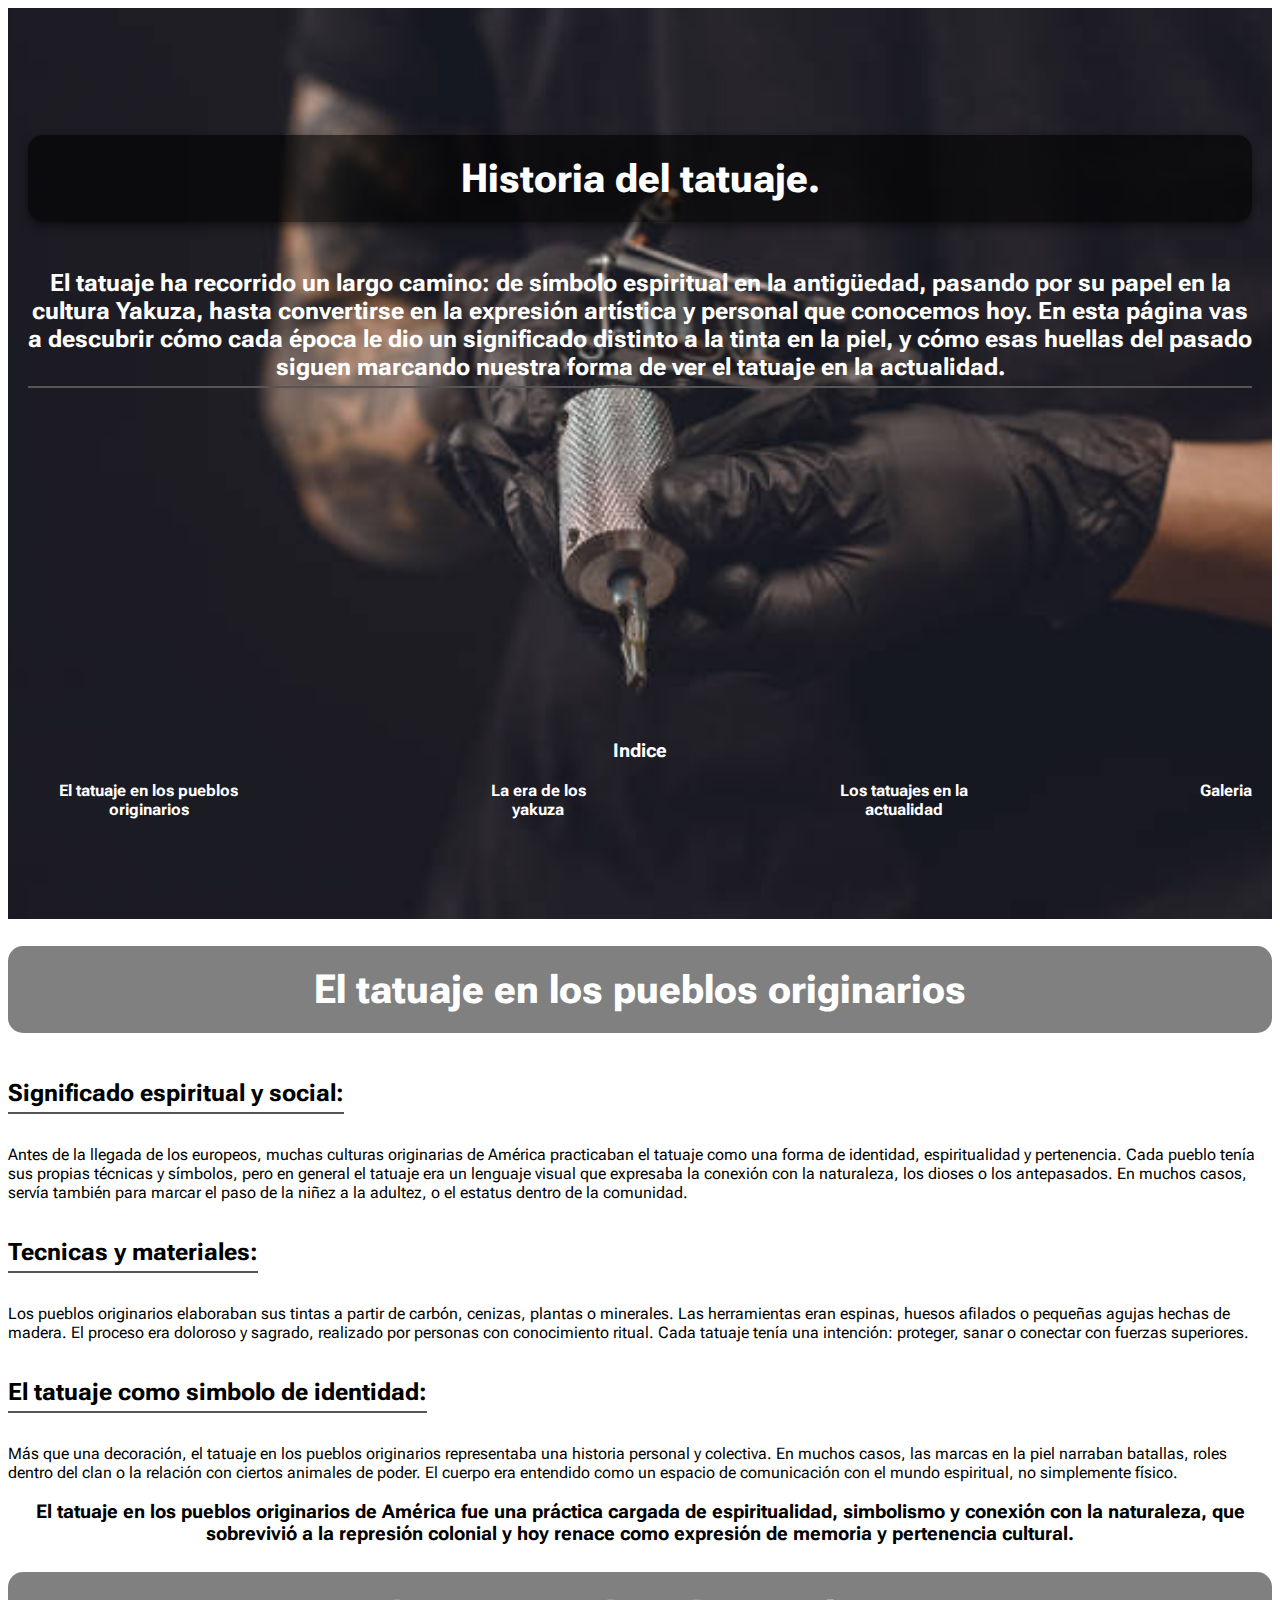
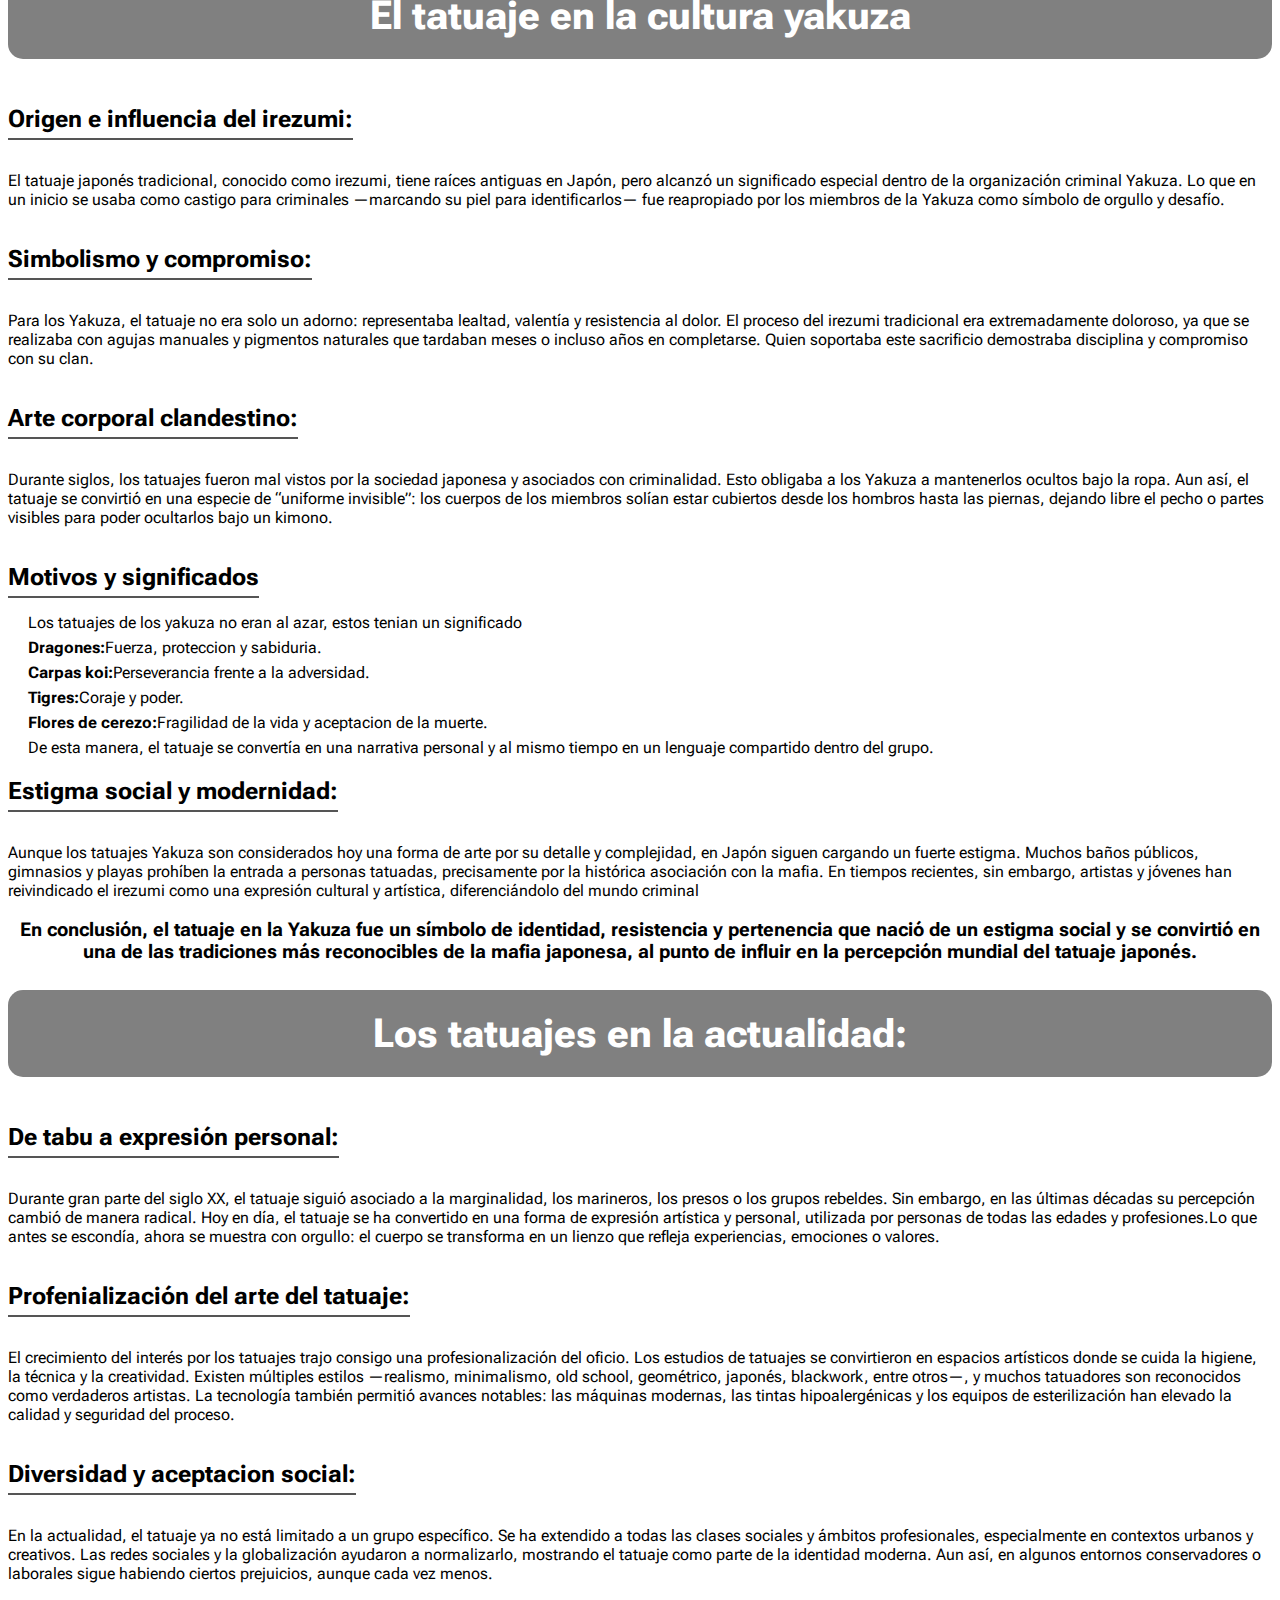
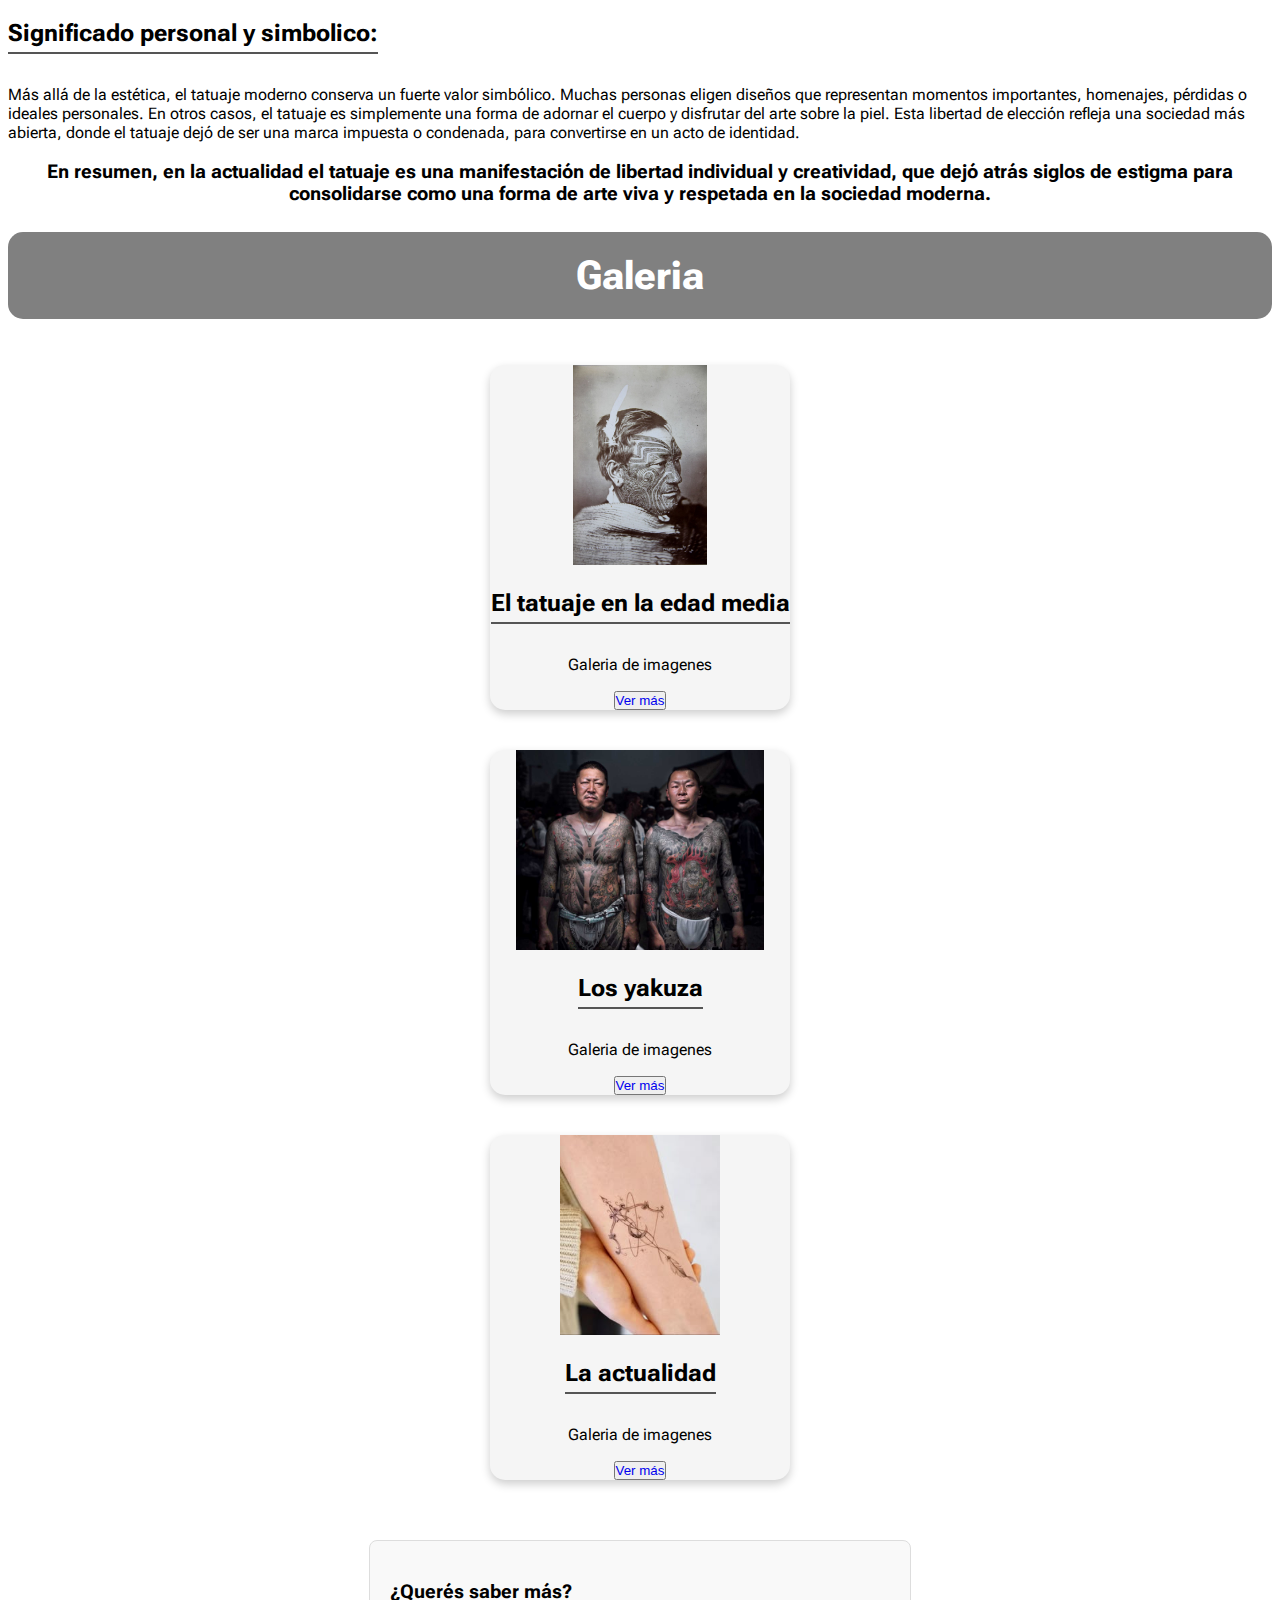
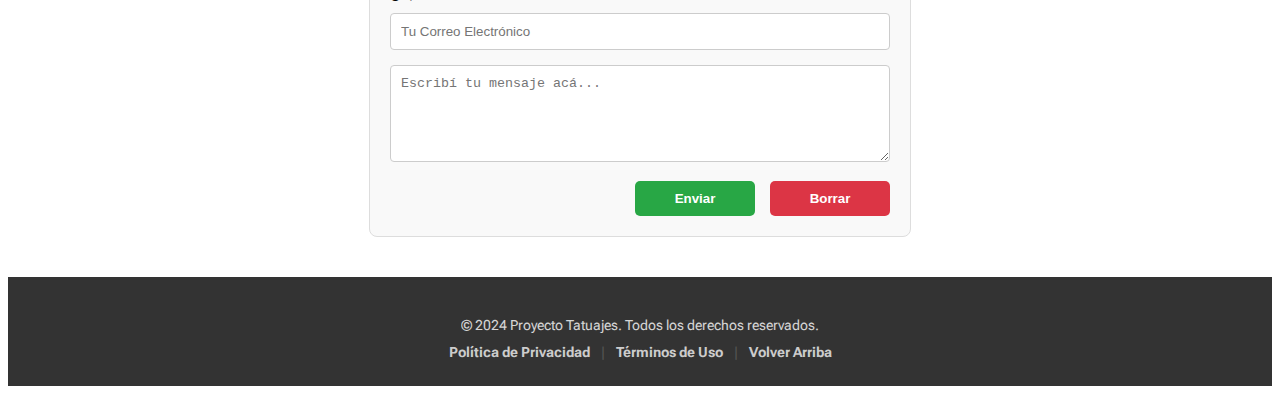
<file: index.html>
<!DOCTYPE html>
<html lang="en">
<head>
    <meta charset="UTF-8">
    <meta name="viewport" content="width=device-width, initial-scale=1.0">
    <title>Historia del tattoo</title>
    <link rel="preconnect" href="https://fonts.googleapis.com">
    <link rel="preconnect" href="https://fonts.gstatic.com" crossorigin>
    <link href="https://fonts.googleapis.com/css2?family=Roboto+Flex:opsz,wght@8..144,100..1000&family=Roboto+Mono:ital,wght@0,100..700;1,100..700&display=swap" rel="stylesheet">
    <link rel="stylesheet" href="general.css">
</head>
<body>
<!--HOME-->
    <main">
        <section id="home">
            <h1 id="titulo-principal">Historia del tatuaje.</h1>
            <h2>El tatuaje ha recorrido un largo camino: de símbolo espiritual en la antigüedad, 
                pasando por su papel en la cultura Yakuza, hasta convertirse en la expresión artística y 
                personal que conocemos hoy. En esta página vas a descubrir cómo cada época le dio un significado distinto
                 a la tinta en la piel, y cómo esas huellas del pasado siguen marcando nuestra forma de ver el tatuaje en
                  la actualidad.</h2>
                  <iframe width="560" height="315" src="https://www.youtube.com/embed/vUZ25vcB-AY?si=XLNoO-vTXI37ehcS" title="YouTube video player" frameborder="0" allow="accelerometer; autoplay; clipboard-write; encrypted-media; gyroscope; picture-in-picture; web-share" referrerpolicy="strict-origin-when-cross-origin" allowfullscreen></iframe>
                <h3>Indice</h3>
                    <nav>
                        <ul>
                        <li><a href="#pueblos-originarios">El tatuaje en los pueblos originarios</a></li>
                        <li><a href="#yakuza">La era de los yakuza</a></li>
                        <li> <a href="#actualidad">Los tatuajes en la actualidad</a></li>
                        <li><a href="#galeria">Galeria</a></li>
                        </ul>
                    </nav>
        </section>

<!--PUEBLOS ORIGINARIOS-->
        <section id="pueblos-originarios">
            <h1 class="titulo-seccion">El tatuaje en los pueblos originarios</h1>
                <h2>Significado espiritual y social:</h2>
                <p>Antes de la llegada de los europeos, muchas culturas originarias de América practicaban el tatuaje 
                    como una forma de identidad, espiritualidad y pertenencia.  Cada pueblo tenía sus propias técnicas y 
                    símbolos, 
                    pero en general el tatuaje era un lenguaje visual que expresaba la conexión con la naturaleza, los 
                    dioses o los antepasados. En muchos casos, servía también para marcar el paso de la niñez a la 
                    adultez, o el estatus dentro de la comunidad.
                </p>
                <h2>Tecnicas y materiales:</h2>
                    <p>Los pueblos originarios elaboraban sus tintas a partir de carbón, cenizas, plantas o minerales. Las herramientas eran espinas, huesos afilados o pequeñas agujas hechas de madera. 
                        El proceso era doloroso y sagrado, realizado por personas con conocimiento ritual. Cada tatuaje tenía una intención: 
                        proteger, sanar o conectar con fuerzas superiores.</p>
                <h2>El tatuaje como simbolo de identidad:</h2>
                <p>Más que una decoración, el tatuaje en los pueblos originarios representaba una historia personal y 
                    colectiva. En muchos casos, las marcas en la piel narraban batallas, roles dentro del clan o la 
                    relación con ciertos animales de poder. El cuerpo era entendido como un espacio de comunicación con 
                    el mundo espiritual, no simplemente físico.</p>
                <h3 class="pie-pagina">El tatuaje en los pueblos originarios de América fue una práctica cargada de 
                    espiritualidad, simbolismo y conexión con la naturaleza, que sobrevivió a la represión colonial y 
                    hoy renace como expresión de memoria y pertenencia cultural.</h3>
        </section>

<!--YAKUZAS-->
        <section id="yakuza">
            <h1 class="titulo-seccion">El tatuaje en la cultura yakuza</h1>
                <h2>Origen e influencia del irezumi:</h2>
                <p>El tatuaje japonés tradicional, conocido como irezumi, tiene raíces antiguas en Japón, 
                    pero alcanzó un significado especial dentro de la organización criminal Yakuza. 
                    Lo que en un inicio se usaba como castigo para criminales —marcando su piel para identificarlos— 
                    fue reapropiado por los miembros de la Yakuza como símbolo de orgullo y desafío.</p>
                <h2>Simbolismo y compromiso:</h2>
                <p>Para los Yakuza, el tatuaje no era solo un adorno: representaba lealtad, valentía y resistencia al dolor.
                    El proceso del irezumi tradicional era extremadamente doloroso, ya que se realizaba con agujas 
                    manuales y pigmentos naturales que tardaban meses o incluso años en completarse. 
                    Quien soportaba este sacrificio demostraba disciplina y compromiso con su clan.</p>
                <h2>Arte corporal clandestino:</h2>
                <p>Durante siglos, los tatuajes fueron mal vistos por la sociedad japonesa y asociados con 
                    criminalidad. Esto obligaba a los Yakuza a mantenerlos ocultos bajo la ropa.
                    Aun así, el tatuaje se convirtió en una especie de “uniforme invisible”: los cuerpos de 
                    los miembros solían estar cubiertos desde los hombros hasta las piernas, dejando libre el pecho 
                    o partes visibles para poder ocultarlos bajo un kimono.</p>
                <h2>Motivos y significados</h2>
                <ul id="lista-yakuza">Los tatuajes de los yakuza no eran al azar, estos tenian un significado
                    <li><strong>Dragones:</strong>Fuerza, proteccion y sabiduria.</li>
                    <li><strong>Carpas koi:</strong>Perseverancia frente a la adversidad.</li>
                    <li><strong>Tigres:</strong>Coraje y poder.</li>
                    <li><strong>Flores de cerezo:</strong>Fragilidad de la vida y aceptacion de la muerte.</li>
                    De esta manera, el tatuaje se convertía en una narrativa personal y al mismo tiempo en un lenguaje 
                    compartido dentro del grupo.</ul>
                <h2>Estigma social y modernidad:</h2>
                <p>Aunque los tatuajes Yakuza son considerados hoy una forma de arte por su detalle y complejidad, 
                    en Japón siguen cargando un fuerte estigma. Muchos baños públicos, gimnasios y playas prohíben la 
                    entrada a personas tatuadas, precisamente por la histórica asociación con la mafia.
                    En tiempos recientes, sin embargo, artistas y jóvenes han reivindicado el irezumi como una expresión 
                    cultural y artística, diferenciándolo del mundo criminal</p>
                <h3 class="pie-pagina">En conclusión, el tatuaje en la Yakuza fue un símbolo de identidad, 
                    resistencia y pertenencia que nació de un estigma social y se convirtió en una de las tradiciones más 
                    reconocibles de la mafia japonesa, al punto de influir en la percepción mundial del tatuaje japonés.</h3>
                
                </section>
<!--ACTUALIDAD-->
        <section id="actualidad">
            <h1 class="titulo-seccion">Los tatuajes en la actualidad:</h1>
            <h2>De tabu a expresión personal:</h2>
            <p>Durante gran parte del siglo XX, el tatuaje siguió asociado a la marginalidad, los marineros, 
                los presos o los grupos rebeldes. Sin embargo, en las últimas décadas su percepción cambió de manera 
                radical. Hoy en día, el tatuaje se ha convertido en una forma de expresión artística y personal, 
                utilizada por personas de todas las edades y profesiones.Lo que antes se escondía, ahora se muestra con 
                orgullo: el cuerpo se transforma en un lienzo que refleja experiencias, emociones o valores.</p>
            <h2>Profenialización del arte del tatuaje:</h2>
            <p>El crecimiento del interés por los tatuajes trajo consigo una profesionalización del oficio. Los estudios 
                de tatuajes se convirtieron en espacios artísticos donde se cuida la higiene, la técnica y la creatividad.
                 Existen múltiples estilos —realismo, minimalismo, old school, geométrico, japonés, blackwork, 
                 entre otros—, y muchos tatuadores son reconocidos como verdaderos artistas. La tecnología también 
                 permitió avances notables: las máquinas modernas, las tintas hipoalergénicas y los equipos de 
                 esterilización han elevado la calidad y seguridad del proceso.</p>
            <h2>Diversidad y aceptacion social:</h2>
            <p>En la actualidad, el tatuaje ya no está limitado a un grupo específico. Se ha extendido a todas las clases 
                sociales y ámbitos profesionales, especialmente en contextos urbanos y creativos. 
                Las redes sociales y la globalización ayudaron a normalizarlo, mostrando el tatuaje como parte de la 
                identidad moderna. Aun así, en algunos entornos conservadores o laborales sigue habiendo ciertos 
                prejuicios, aunque cada vez menos.</p>
            <h2>Significado personal y simbolico:</h2>
            <p>Más allá de la estética, el tatuaje moderno conserva un fuerte valor simbólico. Muchas personas eligen 
                diseños que representan momentos importantes, homenajes, pérdidas o ideales personales. En otros casos, 
                el tatuaje es simplemente una forma de adornar el cuerpo y disfrutar del arte sobre la piel. Esta 
                libertad de elección refleja una sociedad más abierta, donde el tatuaje dejó de ser una marca impuesta o 
                condenada, para convertirse en un acto de identidad.</p>
            <h3 class="pie-pagina">En resumen, en la actualidad el tatuaje es una manifestación de libertad individual y 
                creatividad, que dejó atrás siglos de estigma para consolidarse como una forma de arte viva y respetada 
                en la sociedad moderna.</h3>
        </section>
<!--GALERIA-->
        <section id="galeria">
        <h1 class="titulo-seccion">Galeria</h1>
            <article class="card-container">
                <div class="card">
                    <img class="card-img" src="assets/pueblos-originarios.jpg" alt="Edad media">
                    <div>
                        <h2>El tatuaje en la edad media</h2>
                        <p>Galeria de imagenes</p>
                    </div>
                    <button><a href="pueblos-originarios.html">Ver más</a></button>
                </div>
            </article>

            <article class="card-container">
                <div class="card">
                    <img class="card-img" src="assets/yakuzas.jpg" alt="Edad media">
                    <div>
                        <h2>Los yakuza</h2>
                        <p>Galeria de imagenes</p>
                    </div>
                    <button> <a href="yakuza.html">Ver más</a></button>
                </div>
            </article>

            <article class="card-container">
                <div class="card">
                    <img class="card-img" src="assets/actualidad.jpg" alt="Edad media">
                    <div>
                        <h2>La actualidad</h2>
                        <p>Galeria de imagenes</p>
                    </div>
                    <button><a href="actualidad.html">Ver más</a></button>
                </div>
            </article>
        </section>
<!--FORMULARIO-->
        <form class="formulario-consulta">
    <p class="consulta-titulo">¿Querés saber más?</p>
    <input 
        type="email" 
        name="email" 
        placeholder="Tu Correo Electrónico" 
        required
        class="input-campo"
    >
    
    <textarea 
        name="mensaje" 
        rows="5" 
        placeholder="Escribí tu mensaje acá..." 
        required
        class="input-campo"
    ></textarea>
    
    <div class="botones-contenedor">
        <button type="submit" class="btn btn-verde">
            Enviar
        </button>
        
        <button type="reset" class="btn btn-rojo">
            Borrar
        </button>
    </div>
</form>
<!--FOOTER-->
    <footer>
    <p class="copyright">&copy; 2024 Proyecto Tatuajes. Todos los derechos reservados.</p>
    <nav class="footer-nav">
        <a href="#">Política de Privacidad</a>
        <span class="separador">|</span>
        <a href="#">Términos de Uso</a>
        <span class="separador">|</span>
        <a href="#titulo-principal">Volver Arriba</a> 
        </nav>
</footer>
    </main>
</body>
</html>
</file>
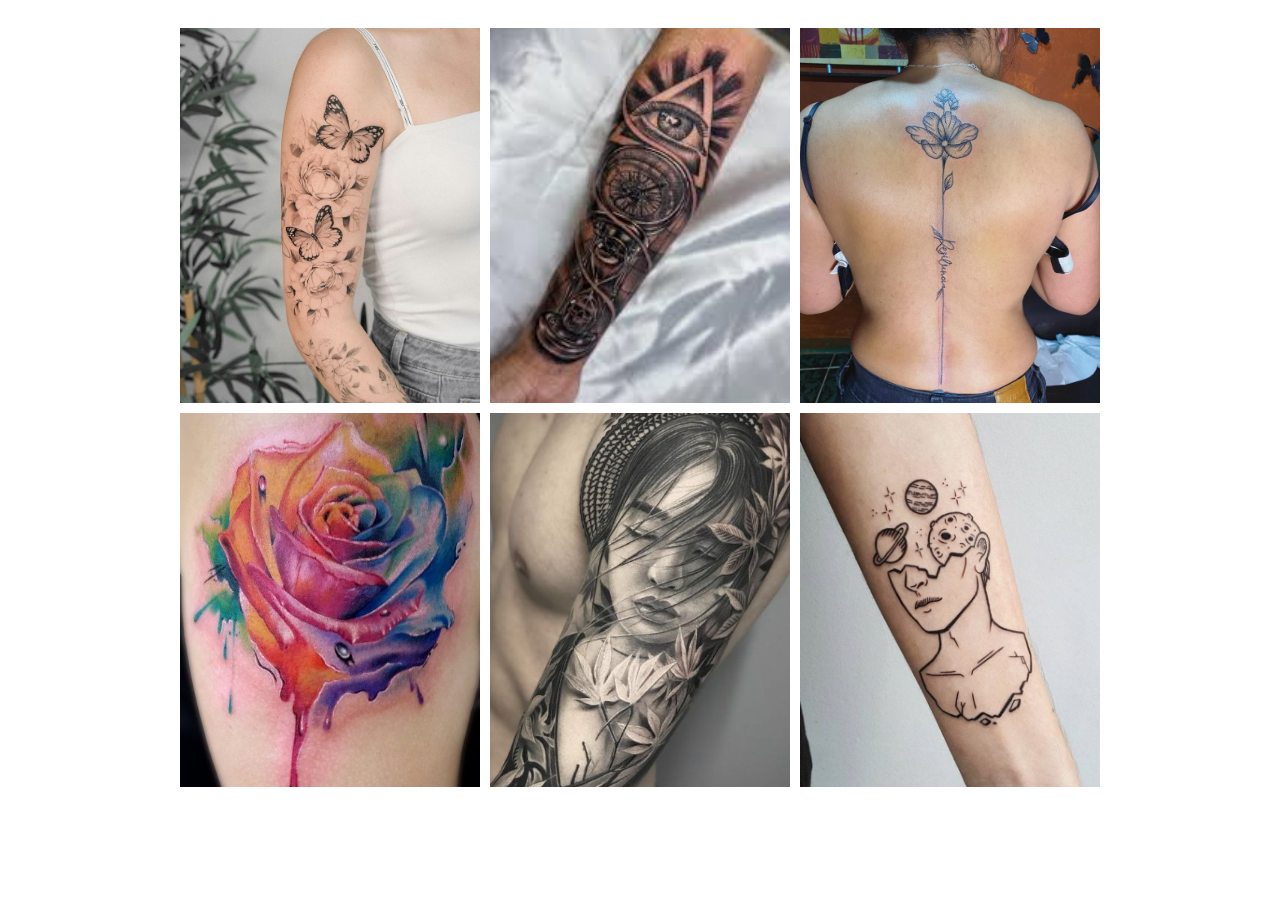
<file: actualidad.html>
<!DOCTYPE html>
<html lang="en">
<head>
    <meta charset="UTF-8">
    <meta name="viewport" content="width=device-width, initial-scale=1.0">
    <title>Yakuza</title>
    <link rel="stylesheet" href="general.css">
    <link rel="stylesheet" href="galeria.css">
</head>
<body>
    <main class="galeria">
       <img src="assets/galeria-actualidad/1.jpg" alt="Tatuaje de mariposas">
       <img src="assets/galeria-actualidad/2.jpg" alt="Tatuaje de brujula y ojo">
       <img src="assets/galeria-actualidad/3.jpg" alt="Tatuaje de flor en la espalda">
       <img src="assets/galeria-actualidad/4.jpg" alt="Tatuaje de acuarelas">
       <img src="assets/galeria-actualidad/5.jpg" alt="Tatuaje de realismo">
       <img src="assets/galeria-actualidad/6.jpg" alt="Tatuaje de cara con planetas">
    </main>
</body>
</html>
</file>
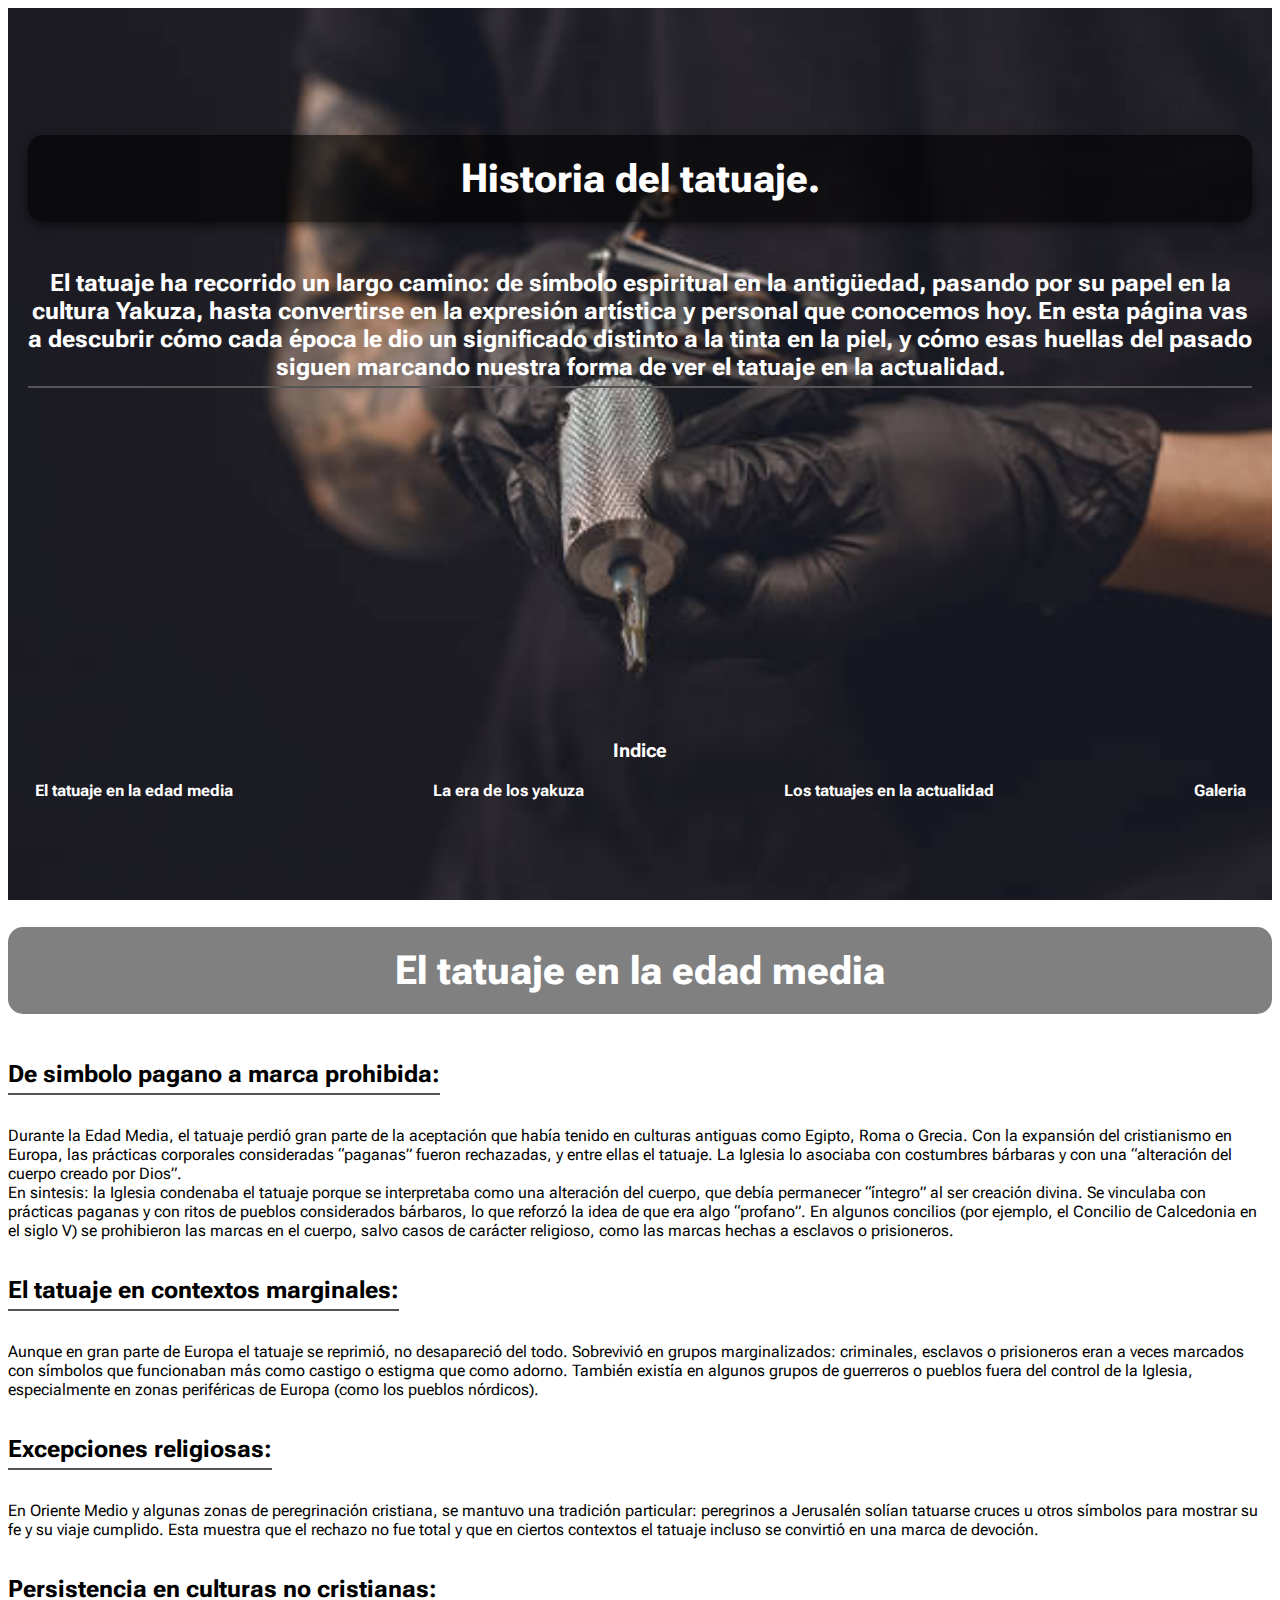
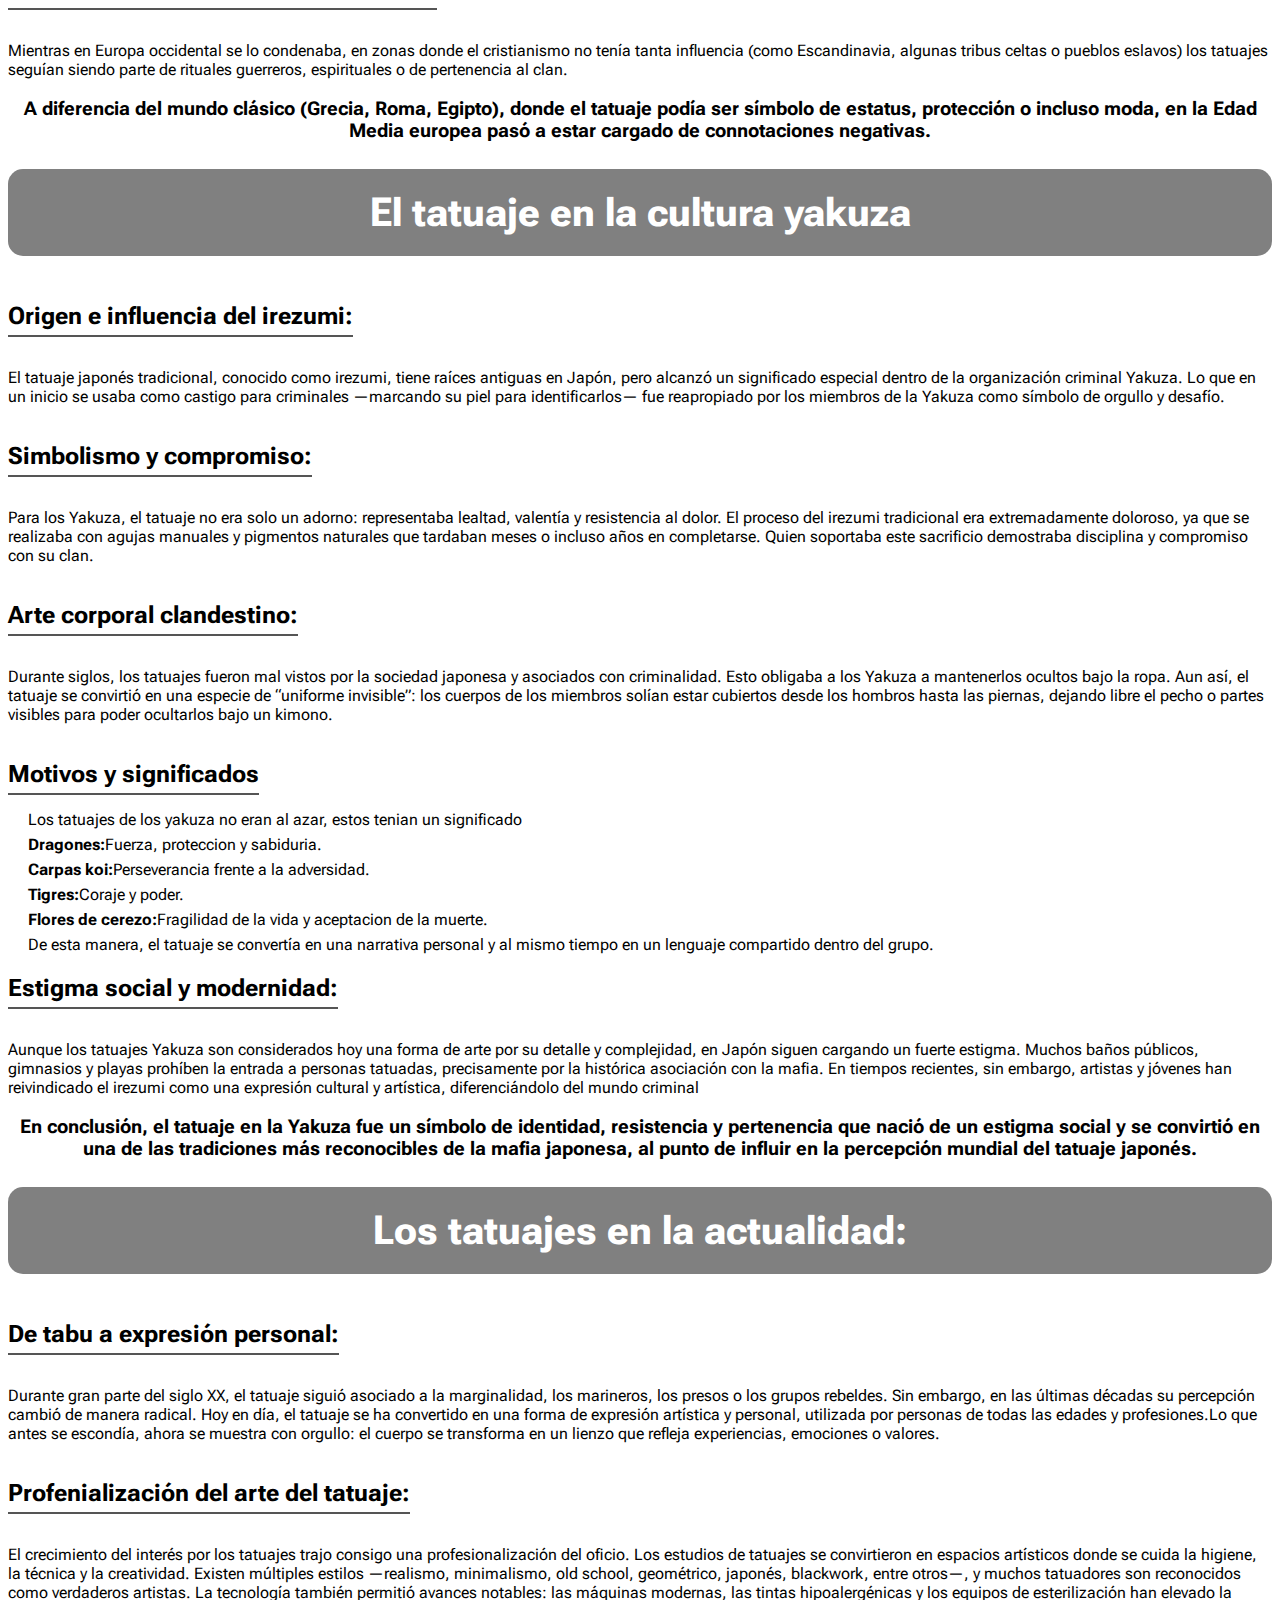
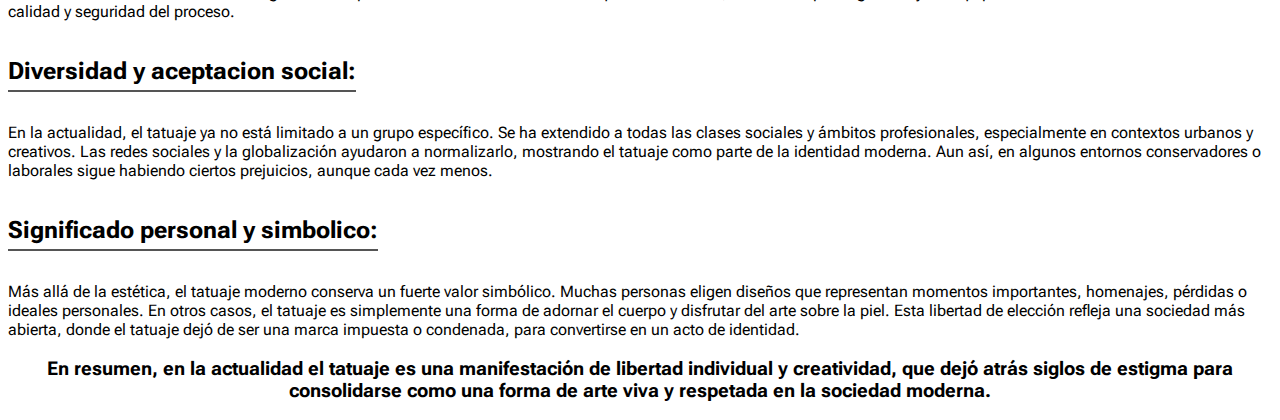
<file: onepage.html>
<!DOCTYPE html>
<html lang="en">
<head>
    <meta charset="UTF-8">
    <meta name="viewport" content="width=device-width, initial-scale=1.0">
    <title>Historia del tattoo</title>
    <link rel="preconnect" href="https://fonts.googleapis.com">
    <link rel="preconnect" href="https://fonts.gstatic.com" crossorigin>
    <link href="https://fonts.googleapis.com/css2?family=Roboto+Flex:opsz,wght@8..144,100..1000&family=Roboto+Mono:ital,wght@0,100..700;1,100..700&display=swap" rel="stylesheet">
    <link rel="stylesheet" href="general.css">
</head>
<body>
<!--HOME-->
    <main>
        <section id="home">
            <h1 id="titulo-principal">Historia del tatuaje.</h1>
            <h2>El tatuaje ha recorrido un largo camino: de símbolo espiritual en la antigüedad, 
                pasando por su papel en la cultura Yakuza, hasta convertirse en la expresión artística y 
                personal que conocemos hoy. En esta página vas a descubrir cómo cada época le dio un significado distinto
                 a la tinta en la piel, y cómo esas huellas del pasado siguen marcando nuestra forma de ver el tatuaje en
                  la actualidad.</h2>
                  <iframe width="560" height="315" src="https://www.youtube.com/embed/vUZ25vcB-AY?si=XLNoO-vTXI37ehcS" title="YouTube video player" frameborder="0" allow="accelerometer; autoplay; clipboard-write; encrypted-media; gyroscope; picture-in-picture; web-share" referrerpolicy="strict-origin-when-cross-origin" allowfullscreen></iframe>
                <h3>Indice</h3>
                    <nav>
                        <ul>
                        <li><a href="#edad-media">El tatuaje en la edad media</a></li>
                        <li><a href="#yakuza">La era de los yakuza</a></li>
                        <li> <a href="#actualidad">Los tatuajes en la actualidad</a></li>
                        <li><a href="galeria">Galeria</a></li>
                        </ul>
                    </nav>
        </section>

<!--EDAD MEDIA-->
        <section id="edad-media">
            <h1 class="titulo-seccion">El tatuaje en la edad media</h1>
                <h2>De simbolo pagano a marca prohibida:</h2>
                <p>Durante la Edad Media, el tatuaje perdió gran parte de la aceptación que había tenido en culturas 
                    antiguas como Egipto, Roma o Grecia. 
                        Con la expansión del cristianismo en Europa, las prácticas corporales consideradas “paganas” 
                        fueron rechazadas, y entre ellas el tatuaje. 
                        La Iglesia lo asociaba con costumbres bárbaras y con una “alteración del cuerpo creado por Dios”. <br>
                        En sintesis: la Iglesia condenaba el tatuaje porque se interpretaba como una alteración del cuerpo, 
                        que debía permanecer “íntegro” al ser creación divina.
                        Se vinculaba con prácticas paganas y con ritos de pueblos considerados bárbaros, 
                        lo que reforzó la idea de que era algo “profano”.
                        En algunos concilios (por ejemplo, el Concilio de Calcedonia en el siglo V) 
                        se prohibieron las marcas en el cuerpo, salvo casos de carácter religioso, 
                        como las marcas hechas a esclavos o prisioneros.
                </p>
                <h2>El tatuaje en contextos marginales:</h2>
                    <p>Aunque en gran parte de Europa el tatuaje se reprimió, no desapareció del todo.
                        Sobrevivió en grupos marginalizados: criminales, esclavos o prisioneros eran a veces marcados con 
                        símbolos que funcionaban más como castigo o estigma que como adorno.
                        También existía en algunos grupos de guerreros o pueblos fuera del control de la Iglesia, 
                        especialmente en zonas periféricas de Europa (como los pueblos nórdicos).</p>
                <h2>Excepciones religiosas:</h2>
                <p>En Oriente Medio y algunas zonas de peregrinación cristiana, se mantuvo una tradición particular: 
                    peregrinos a Jerusalén solían tatuarse cruces u otros símbolos para mostrar su fe y su viaje cumplido.
                    Esta muestra que el rechazo no fue total y que en ciertos contextos el tatuaje incluso se convirtió 
                    en una marca de devoción.</p>
                <h2>Persistencia en culturas no cristianas:</h2>
                <p>Mientras en Europa occidental se lo condenaba, en zonas donde el cristianismo no tenía tanta 
                    influencia (como Escandinavia, algunas tribus celtas o pueblos eslavos) los tatuajes seguían 
                    siendo parte de rituales guerreros, espirituales o de pertenencia al clan.</p>
                <h3 class="pie-pagina">A diferencia del mundo clásico (Grecia, Roma, Egipto), donde el tatuaje podía ser símbolo de estatus, 
                    protección o incluso moda, en la Edad Media europea pasó a estar cargado de 
                    connotaciones negativas.</h3>
        </section>

<!--YAKUZAS-->
        <section id="yakuza">
            <h1 class="titulo-seccion">El tatuaje en la cultura yakuza</h1>
                <h2>Origen e influencia del irezumi:</h2>
                <p>El tatuaje japonés tradicional, conocido como irezumi, tiene raíces antiguas en Japón, 
                    pero alcanzó un significado especial dentro de la organización criminal Yakuza. 
                    Lo que en un inicio se usaba como castigo para criminales —marcando su piel para identificarlos— 
                    fue reapropiado por los miembros de la Yakuza como símbolo de orgullo y desafío.</p>
                <h2>Simbolismo y compromiso:</h2>
                <p>Para los Yakuza, el tatuaje no era solo un adorno: representaba lealtad, valentía y resistencia al dolor.
                    El proceso del irezumi tradicional era extremadamente doloroso, ya que se realizaba con agujas 
                    manuales y pigmentos naturales que tardaban meses o incluso años en completarse. 
                    Quien soportaba este sacrificio demostraba disciplina y compromiso con su clan.</p>
                <h2>Arte corporal clandestino:</h2>
                <p>Durante siglos, los tatuajes fueron mal vistos por la sociedad japonesa y asociados con 
                    criminalidad. Esto obligaba a los Yakuza a mantenerlos ocultos bajo la ropa.
                    Aun así, el tatuaje se convirtió en una especie de “uniforme invisible”: los cuerpos de 
                    los miembros solían estar cubiertos desde los hombros hasta las piernas, dejando libre el pecho 
                    o partes visibles para poder ocultarlos bajo un kimono.</p>
                <h2>Motivos y significados</h2>
                <ul id="lista-yakuza">Los tatuajes de los yakuza no eran al azar, estos tenian un significado
                    <li><strong>Dragones:</strong>Fuerza, proteccion y sabiduria.</li>
                    <li><strong>Carpas koi:</strong>Perseverancia frente a la adversidad.</li>
                    <li><strong>Tigres:</strong>Coraje y poder.</li>
                    <li><strong>Flores de cerezo:</strong>Fragilidad de la vida y aceptacion de la muerte.</li>
                    De esta manera, el tatuaje se convertía en una narrativa personal y al mismo tiempo en un lenguaje 
                    compartido dentro del grupo.</ul>
                <h2>Estigma social y modernidad:</h2>
                <p>Aunque los tatuajes Yakuza son considerados hoy una forma de arte por su detalle y complejidad, 
                    en Japón siguen cargando un fuerte estigma. Muchos baños públicos, gimnasios y playas prohíben la 
                    entrada a personas tatuadas, precisamente por la histórica asociación con la mafia.
                    En tiempos recientes, sin embargo, artistas y jóvenes han reivindicado el irezumi como una expresión 
                    cultural y artística, diferenciándolo del mundo criminal</p>
                <h3 class="pie-pagina">En conclusión, el tatuaje en la Yakuza fue un símbolo de identidad, 
                    resistencia y pertenencia que nació de un estigma social y se convirtió en una de las tradiciones más 
                    reconocibles de la mafia japonesa, al punto de influir en la percepción mundial del tatuaje japonés.</h3>
                
                </section>
<!--ACTUALIDAD-->
        <section id="actualidad">
            <h1 class="titulo-seccion">Los tatuajes en la actualidad:</h1>
            <h2>De tabu a expresión personal:</h2>
            <p>Durante gran parte del siglo XX, el tatuaje siguió asociado a la marginalidad, los marineros, 
                los presos o los grupos rebeldes. Sin embargo, en las últimas décadas su percepción cambió de manera 
                radical. Hoy en día, el tatuaje se ha convertido en una forma de expresión artística y personal, 
                utilizada por personas de todas las edades y profesiones.Lo que antes se escondía, ahora se muestra con 
                orgullo: el cuerpo se transforma en un lienzo que refleja experiencias, emociones o valores.</p>
            <h2>Profenialización del arte del tatuaje:</h2>
            <p>El crecimiento del interés por los tatuajes trajo consigo una profesionalización del oficio. Los estudios 
                de tatuajes se convirtieron en espacios artísticos donde se cuida la higiene, la técnica y la creatividad.
                 Existen múltiples estilos —realismo, minimalismo, old school, geométrico, japonés, blackwork, 
                 entre otros—, y muchos tatuadores son reconocidos como verdaderos artistas. La tecnología también 
                 permitió avances notables: las máquinas modernas, las tintas hipoalergénicas y los equipos de 
                 esterilización han elevado la calidad y seguridad del proceso.</p>
            <h2>Diversidad y aceptacion social:</h2>
            <p>En la actualidad, el tatuaje ya no está limitado a un grupo específico. Se ha extendido a todas las clases 
                sociales y ámbitos profesionales, especialmente en contextos urbanos y creativos. 
                Las redes sociales y la globalización ayudaron a normalizarlo, mostrando el tatuaje como parte de la 
                identidad moderna. Aun así, en algunos entornos conservadores o laborales sigue habiendo ciertos 
                prejuicios, aunque cada vez menos.</p>
            <h2>Significado personal y simbolico:</h2>
            <p>Más allá de la estética, el tatuaje moderno conserva un fuerte valor simbólico. Muchas personas eligen 
                diseños que representan momentos importantes, homenajes, pérdidas o ideales personales. En otros casos, 
                el tatuaje es simplemente una forma de adornar el cuerpo y disfrutar del arte sobre la piel. Esta 
                libertad de elección refleja una sociedad más abierta, donde el tatuaje dejó de ser una marca impuesta o 
                condenada, para convertirse en un acto de identidad.</p>
            <h3 class="pie-pagina">En resumen, en la actualidad el tatuaje es una manifestación de libertad individual y 
                creatividad, que dejó atrás siglos de estigma para consolidarse como una forma de arte viva y respetada 
                en la sociedad moderna.</h3>
        </section>
    </main>
</body>
</html>
</file>
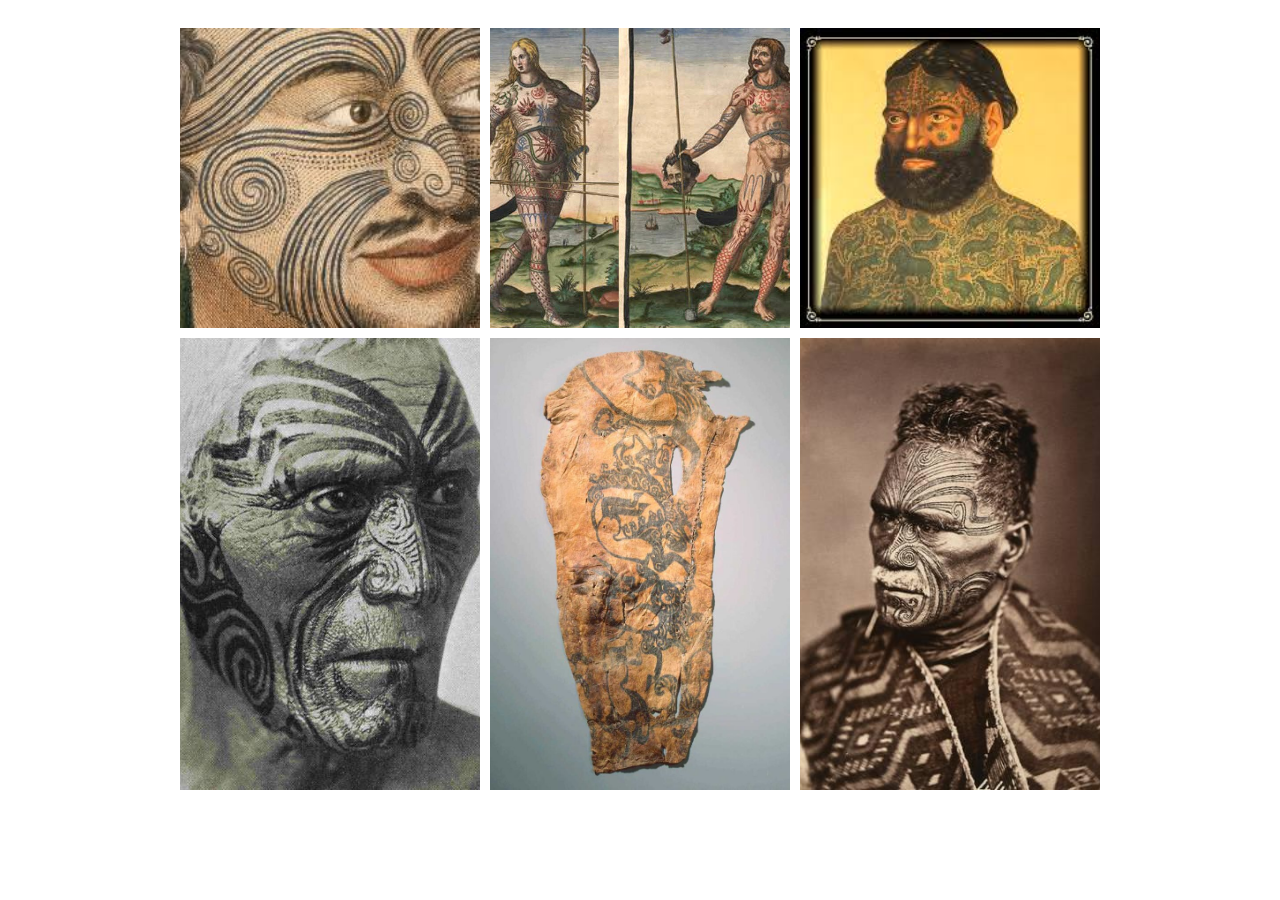
<file: pueblos-originarios.html>
<!DOCTYPE html>
<html lang="en">
<head>
    <meta charset="UTF-8">
    <meta name="viewport" content="width=device-width, initial-scale=1.0">
    <title>Pueblos originarios</title>
    <link rel="stylesheet" href="general.css">
    <link rel="stylesheet" href="galeria.css">
</head>
<body>
    <main class="galeria">
        <img src="assets/galeria-pueblos/1.jpeg" alt="tatuaje de pueblo originario">
        <img src="assets/galeria-pueblos/2.jpg" alt="tatuaje de pueblo originario">
        <img src="assets/galeria-pueblos/3.jpg" alt="tatuaje de pueblo originario">
        <img src="assets/galeria-pueblos/4.jpg" alt="tatuaje de pueblo originario">
        <img src="assets/galeria-pueblos/5.jpg" alt="tatuaje de pueblo originario">
        <img src="assets/galeria-pueblos/6.jpg" alt="tatuaje de pueblo originario">
    </main>
</body>
</html>
</file>
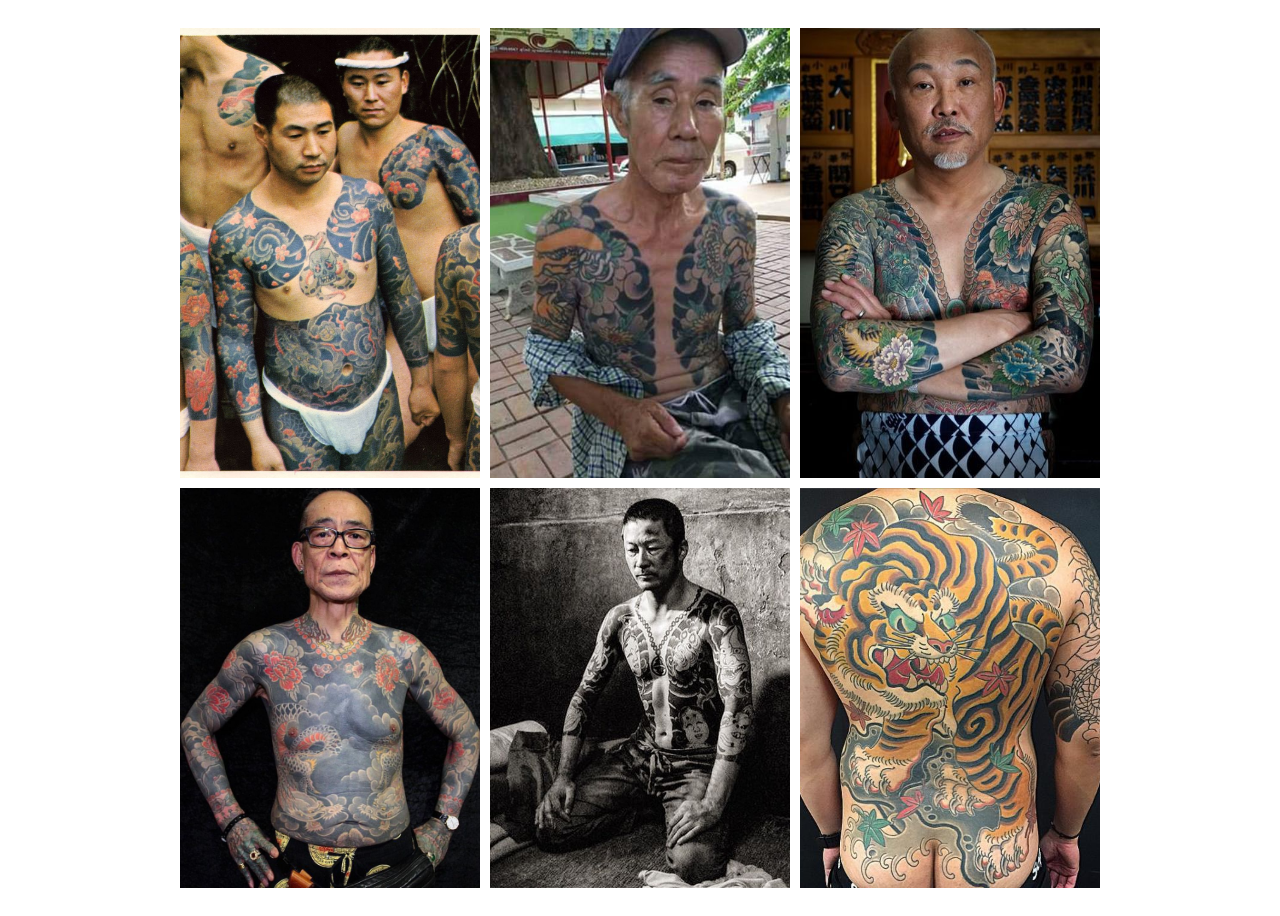
<file: yakuza.html>
<!DOCTYPE html>
<html lang="en">
<head>
    <meta charset="UTF-8">
    <meta name="viewport" content="width=device-width, initial-scale=1.0">
    <title>Yakuza</title>
    <link rel="stylesheet" href="general.css">
    <link rel="stylesheet" href="galeria.css">
</head>
<body>
    <main class="galeria">
        <img src="assets/galeria-yakuza/1.jpg" alt="Integrante de los yakuza tatuado">
        <img src="assets/galeria-yakuza/2.jpg" alt="Integrante de los yakuza tatuado">
        <img src="assets/galeria-yakuza/3.jpg" alt="Integrante de los yakuza tatuado">
        <img src="assets/galeria-yakuza/4.jpg" alt="Integrante de los yakuza tatuado">
        <img src="assets/galeria-yakuza/5.jpg" alt="Integrante de los yakuza tatuado">
        <img src="assets/galeria-yakuza/6.jpg" alt="Integrante de los yakuza tatuado">
    </main>
</body>
</html>
</file>
<file: general.css>
/*GENERAL*/
*{
    padding: 0;
    margin: 5;
}

a{
    text-decoration: none;
}

li{
    list-style: none;
}
.titulo-seccion{
  text-align: center;
  background-color: gray;
  color: white;
  padding: 20px 40px;
  border-radius: 15px;
  box-shadow: 0 4px 10px;
  font-size: 2.5rem;
}
body {
  font-family: 'Roboto Flex', sans-serif;
}
h2 {
  border-bottom: 2px solid #555;
  padding-bottom: 5px;
  margin-bottom: 15px;
  display: inline-block;
}



/*HOME*/
#home{
  background-image: url("assets/foto-fondo.jpg");
  background-size: cover;
  background-position: center;
  color: white;
  text-align: center;
  padding: 100px 20px;
}

/*TITULO*/
#titulo-principal{
  background-color: rgba(0,0,0,0.6);
  color: white;
  padding: 20px 40px;
  border-radius: 15px;
  box-shadow: 0 4px 10px rgba(0,0,0,0.5);
  text-align: center;
  font-size: 2.5rem;
}

/*NAV*/
nav ul {
  display: flex;
  list-style: none;
  gap: 200px;
  padding: 0;
  margin: 0;
  justify-content: center;
}

nav a {
  text-decoration: none;
  color: white;
  font-weight: bold;
}

/*EDAD MEDIA*/
.pie-pagina{
  text-align: center;
}

/*YAKUZAS*/
#lista-yakuza {
  list-style: disc;
  padding-left: 20px;
  margin: 0;
  color: black;
}

#lista-yakuza li {
  margin: 6px 0;      
}

/*GALERIA*/
/*no puedo poner las cards una a lado de la otra*/
.card-container{
  display: flex;
  flex-wrap: nowrap;
  justify-content: center;
  align-items: flex-start;
  gap: 20px;
  padding: 20px;
}
.card{
 flex: 0 0 30%;
  max-width: 300px;
  background-color: #f5f5f5;
  border-radius: 15px;
  box-shadow: 0 4px 10px rgba(0,0,0,0.2);
  text-align: center;
  transition: transform 0.3s;
}
.card-img{
  width: 2  00px;
  height: 200px;
  object-fit: cover;
}
card:hover {
  transform: scale(1.03);
}

/*FORMULARIO*/
.formulario-consulta {
    width: 90%;
    max-width: 500px;
    margin: 40px auto;
    padding: 20px;
    border: 1px solid #ddd;
    border-radius: 8px;
    background-color: #f9f9f9;
}

.consulta-titulo {
    font-size: 1.2em;
    font-weight: bold;
    margin-bottom: 10px;
}

/* Estilos para el Input de Correo y el Textarea */
.input-campo {
    width: 100%;
    padding: 10px;
    margin-bottom: 15px;
    border: 1px solid #ccc;
    border-radius: 4px;
    box-sizing: border-box; 
}

/* Contenedor de Botones */
.botones-contenedor {
    display: flex;
    gap: 15px;
    justify-content: flex-end; 
}

/* Estilos Base de los Botones */
.btn {
    padding: 10px 20px;
    border: none;
    border-radius: 5px;
    cursor: pointer;
    font-weight: bold;
    transition: background-color 0.3s ease;
    flex-grow: 1;
    max-width: 120px;
}


.btn-verde {
    background-color: #28a745; 
    color: white;
}

.btn-verde:hover {
    background-color: #218838;
}


.btn-rojo {
    background-color: #dc3545; 
    color: white;
}

.btn-rojo:hover {
    background-color: #c82333;
}

/*FOOTER*/
footer {
    /* Fondo y Texto */
    width: 100%;
    padding: 25px 0;
    background-color: #333;
    color: white;
    text-align: center;
    font-size: 0.9em;
    margin-top: 40px;
    box-sizing: border-box;
}

.copyright {
    margin-bottom: 10px;
    opacity: 0.8;
}

/* Navegación y Enlaces */
.footer-nav {
    display: block;
    margin-top: 10px;
}

footer a {
    color: #ccc;
    text-decoration: none;
    transition: color 0.3s;
}

footer a:hover {
    color: #fff;
}

.separador {
    color: #555;
    margin: 0 8px;
}
</file>
<file: galeria.css>
.galeria{
    display: flex;
    flex-wrap: wrap;
    gap: 10px;
    justify-content: center;
    padding: 20px;
}

.galeria img{
    width: 300px;
    max-width: 100%;
    height: auto;
    object-fit: cover;
}
</file>
